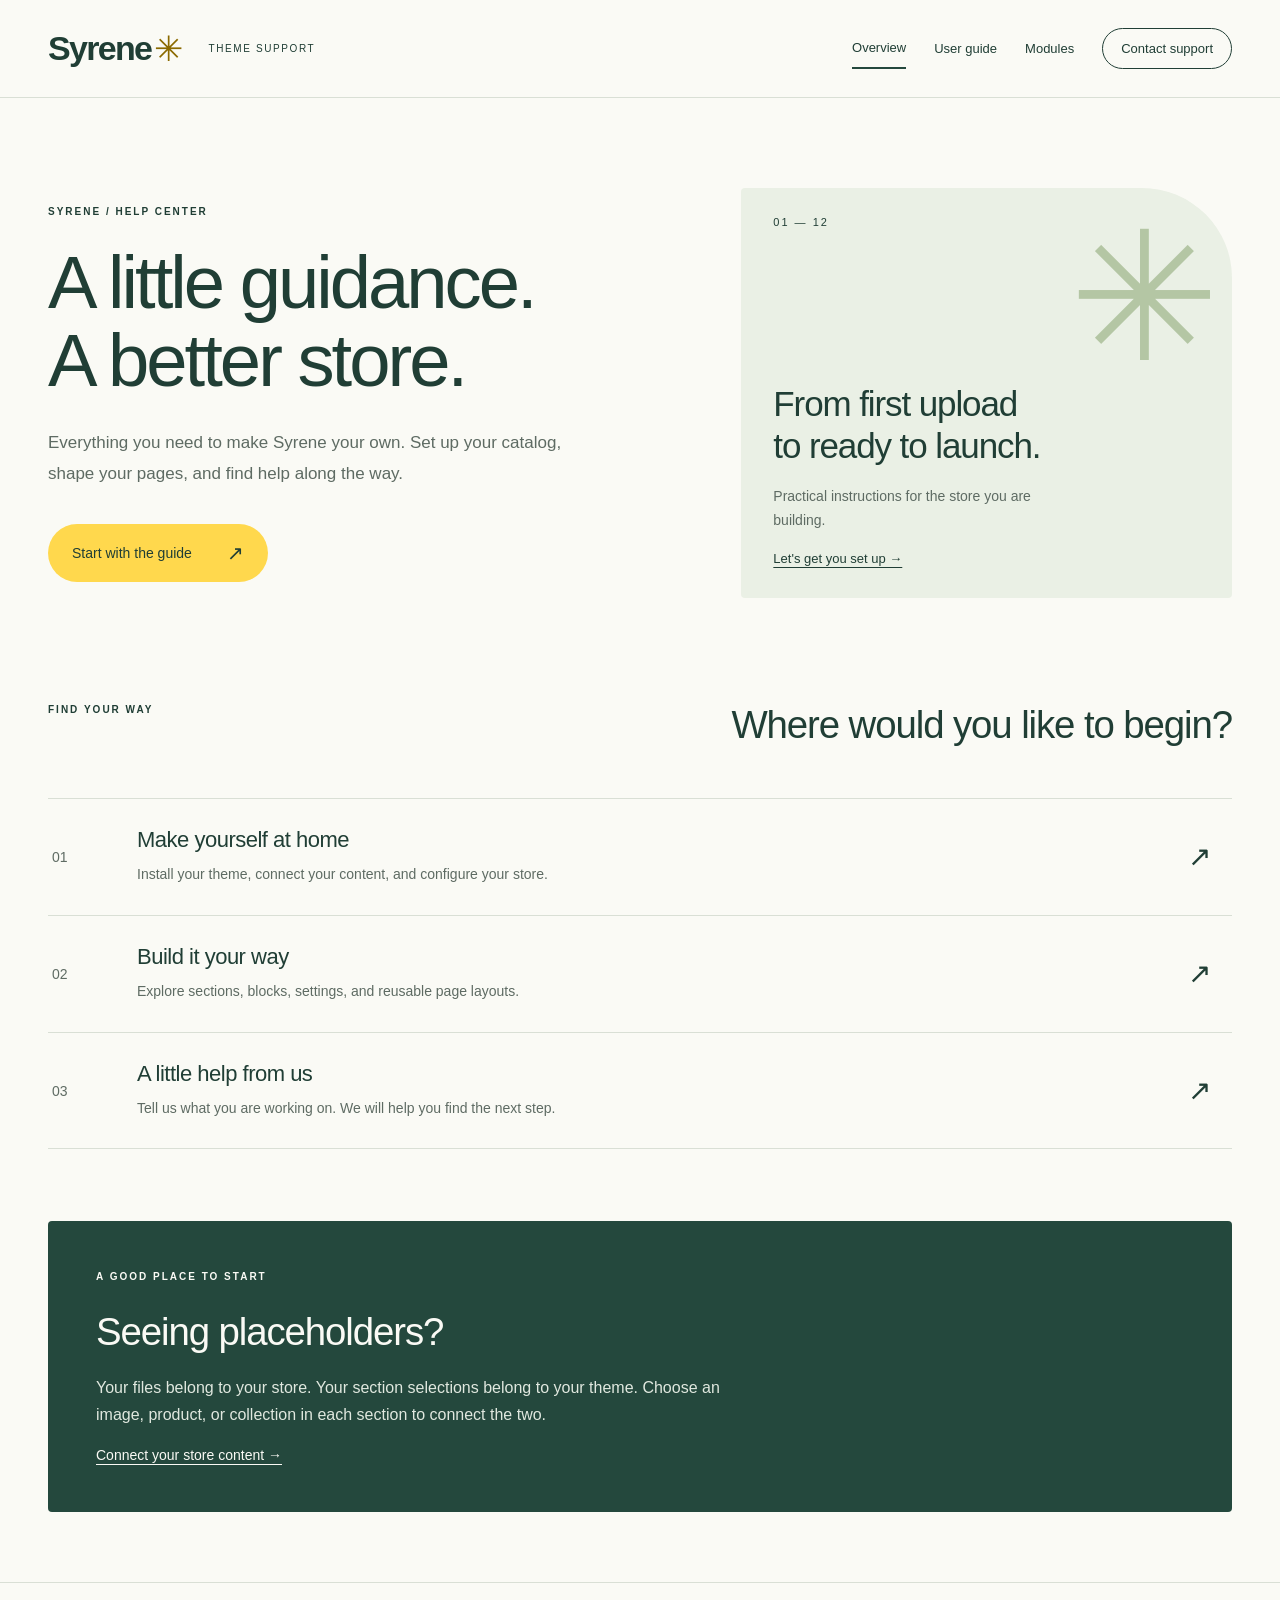
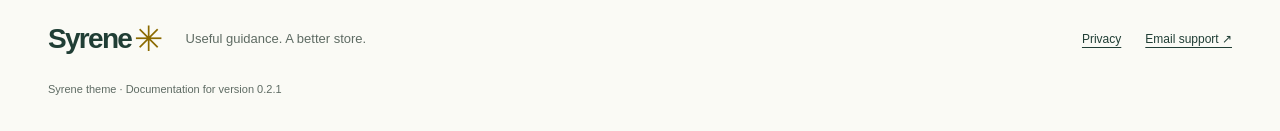
<file: index.html>
<!doctype html><html lang="en"><head><meta charset="utf-8"><meta name="viewport" content="width=device-width,initial-scale=1"><meta name="description" content="Set up and customize your Syrene Shopify theme. Explore the user guide, section reference, and support resources."><meta name="color-scheme" content="light"><title>Help for your everyday store — Syrene</title><link rel="icon" href="./favicon.svg" type="image/svg+xml"><link rel="stylesheet" href="./styles.css"><script src="./site.js" defer></script></head><body><a class="skip" href="#main">Skip to content</a><header><a class="brand" href="./index.html" aria-label="Syrene support home">Syrene<span aria-hidden="true">✳</span><small>THEME SUPPORT</small></a><nav aria-label="Main navigation"><a href="./index.html" aria-current="page">Overview</a><a href="./guide.html" >User guide</a><a href="./modules.html" >Modules</a><a href="./support.html" >Contact support</a></nav></header><main id="main"><section class="hero"><div><p class="eyebrow">SYRENE / HELP CENTER</p><h1>A little guidance.<br>A better store.</h1><p class="lede">Everything you need to make Syrene your own. Set up your catalog, shape your pages, and find help along the way.</p><a class="button yellow" href="./guide.html">Start with the guide <span>↗</span></a></div><aside class="note"><span class="note-number">01 — 12</span><div class="spark" aria-hidden="true">✳</div><h2>From first upload<br>to ready to launch.</h2><p>Practical instructions for the store you are building.</p><a href="./guide.html#chapter-1">Let's get you set up →</a></aside></section><section class="paths"><div class="section-head"><p class="eyebrow">FIND YOUR WAY</p><h2>Where would you like to begin?</h2></div><a class="path" href="./guide.html"><span>01</span><div><h3>Make yourself at home</h3><p>Install your theme, connect your content, and configure your store.</p></div><span aria-hidden="true">↗</span></a><a class="path" href="./modules.html"><span>02</span><div><h3>Build it your way</h3><p>Explore sections, blocks, settings, and reusable page layouts.</p></div><span aria-hidden="true">↗</span></a><a class="path" href="./support.html"><span>03</span><div><h3>A little help from us</h3><p>Tell us what you are working on. We will help you find the next step.</p></div><span aria-hidden="true">↗</span></a></section><section class="tip"><p class="eyebrow">A GOOD PLACE TO START</p><h2>Seeing placeholders?</h2><p>Your files belong to your store. Your section selections belong to your theme. Choose an image, product, or collection in each section to connect the two.</p><a class="text-link" href="./guide.html#chapter-1">Connect your store content →</a></section></main><footer><a class="brand" href="./index.html">Syrene<span aria-hidden="true">✳</span></a><p>Useful guidance. A better store.</p><div><a href="./privacy.html">Privacy</a><a href="mailto:wukaicheng@iadlink.com">Email support ↗</a></div><small>Syrene theme · Documentation for version 0.2.1</small></footer></body></html>
</file>
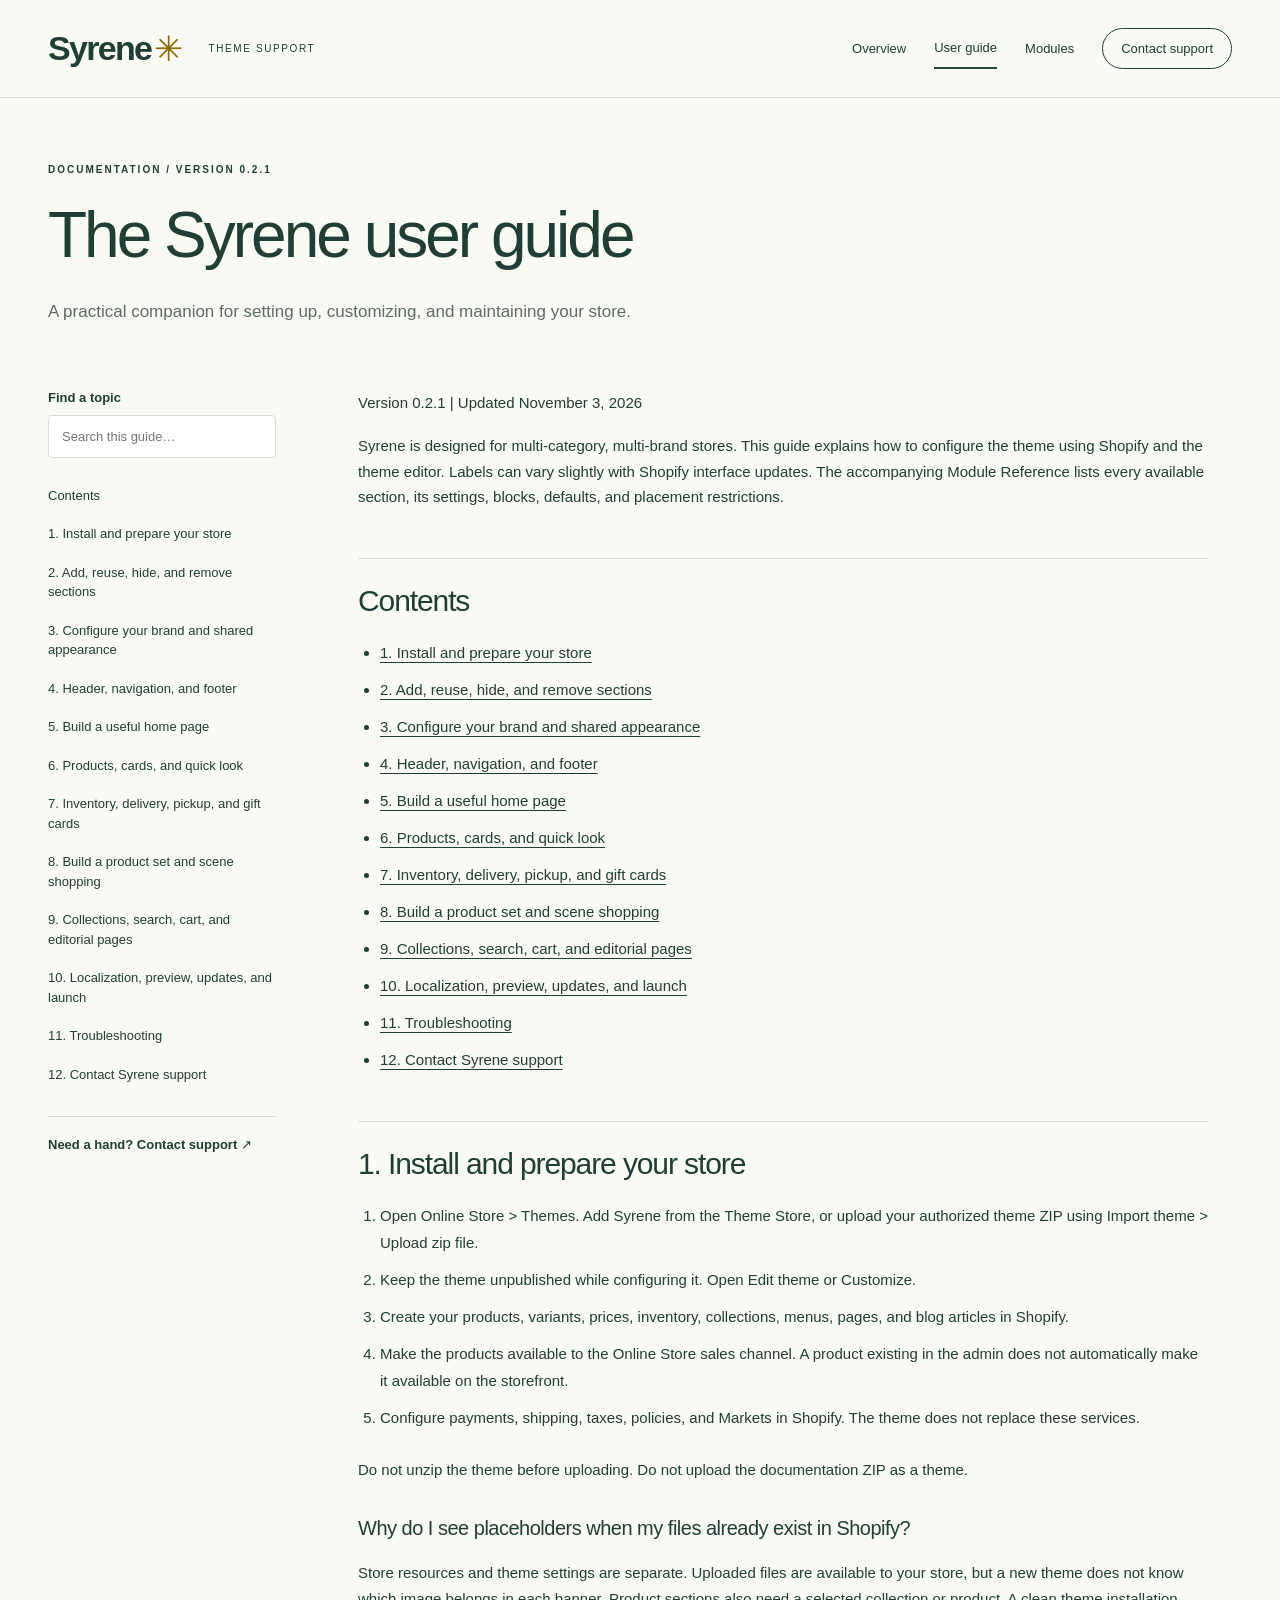
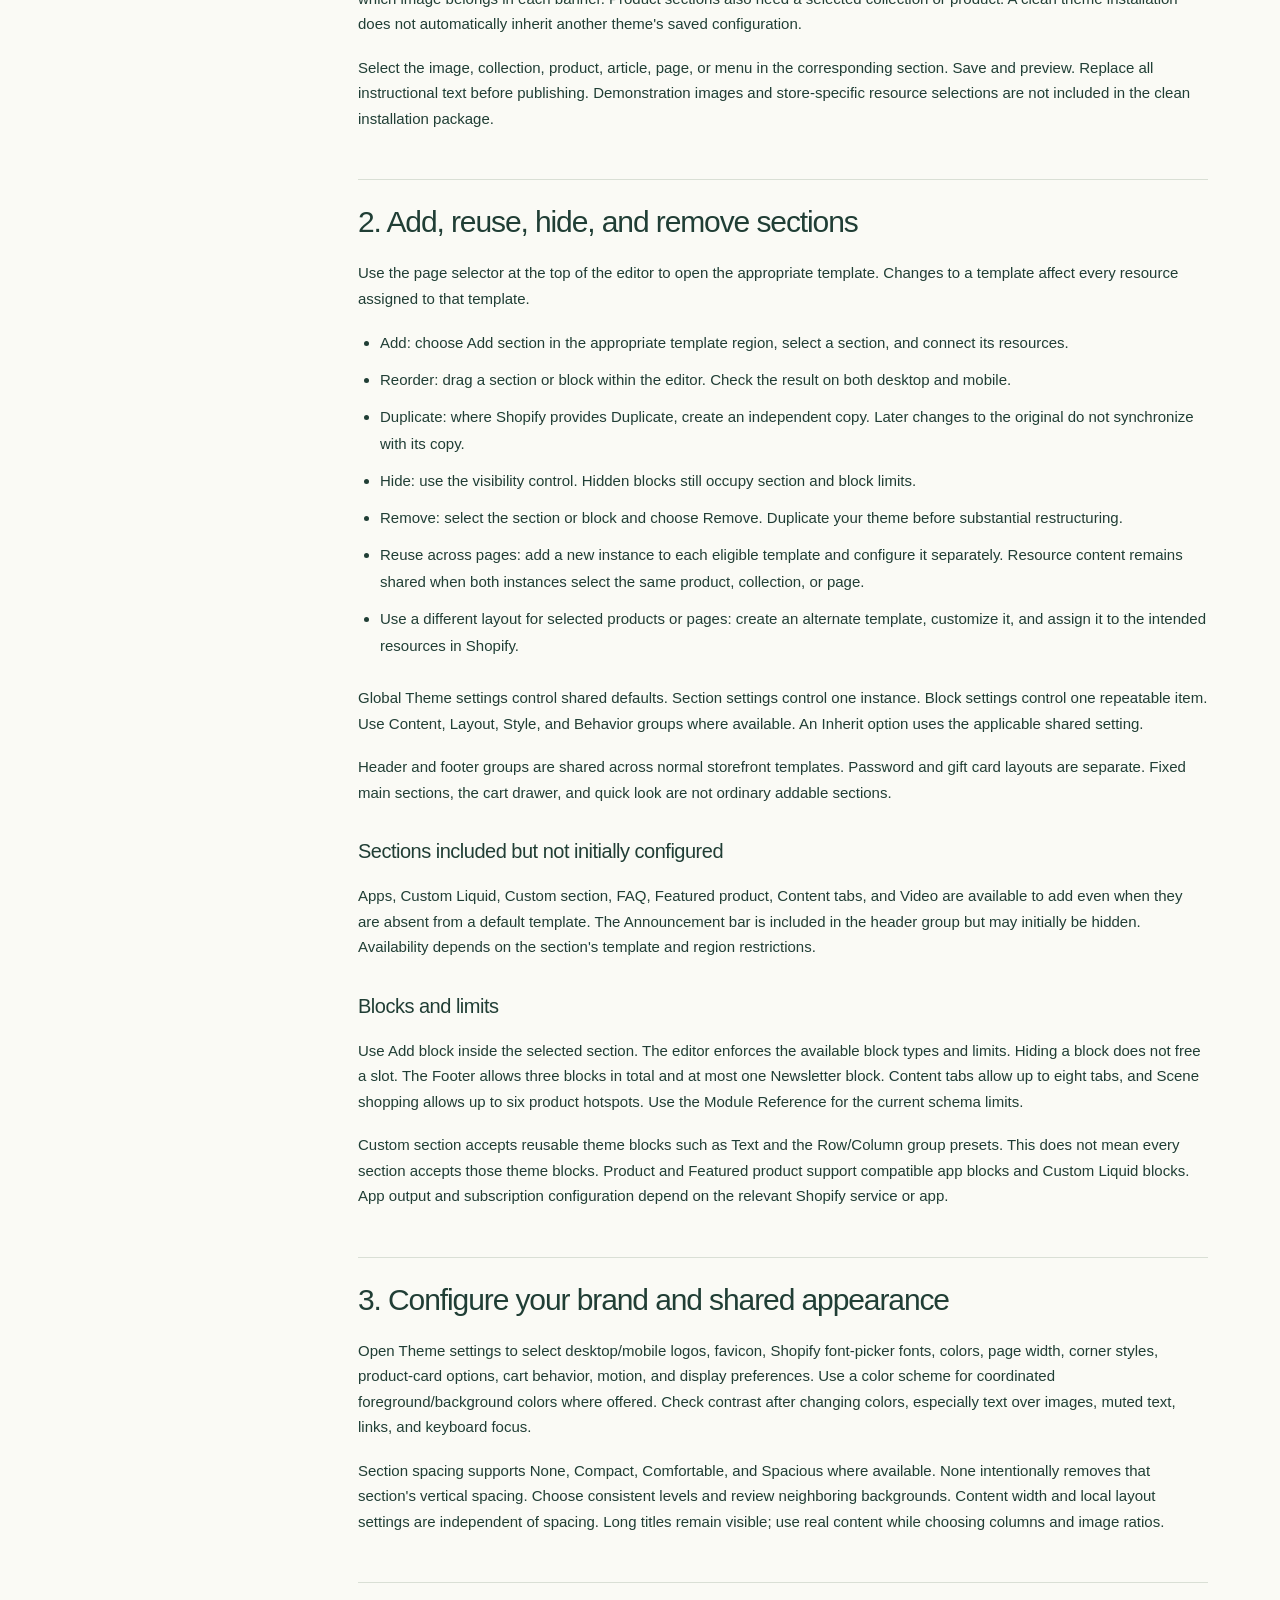
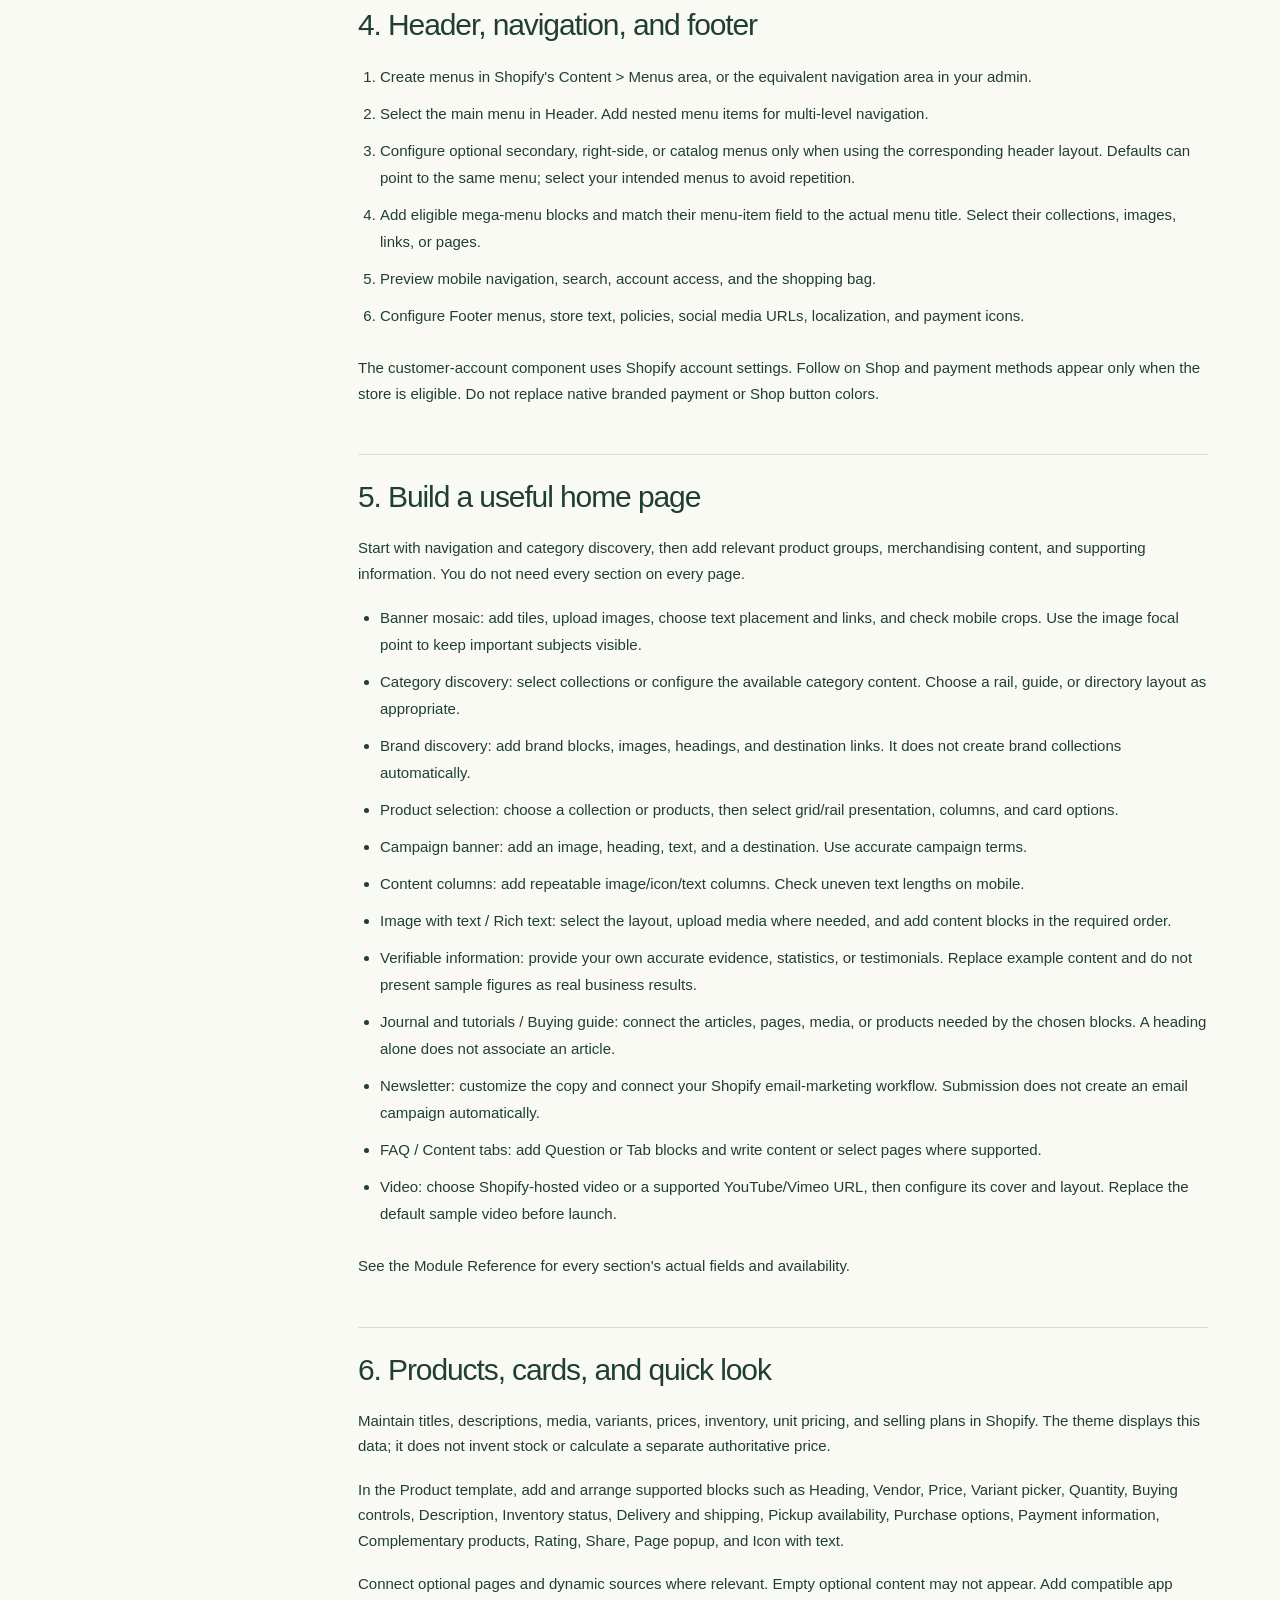
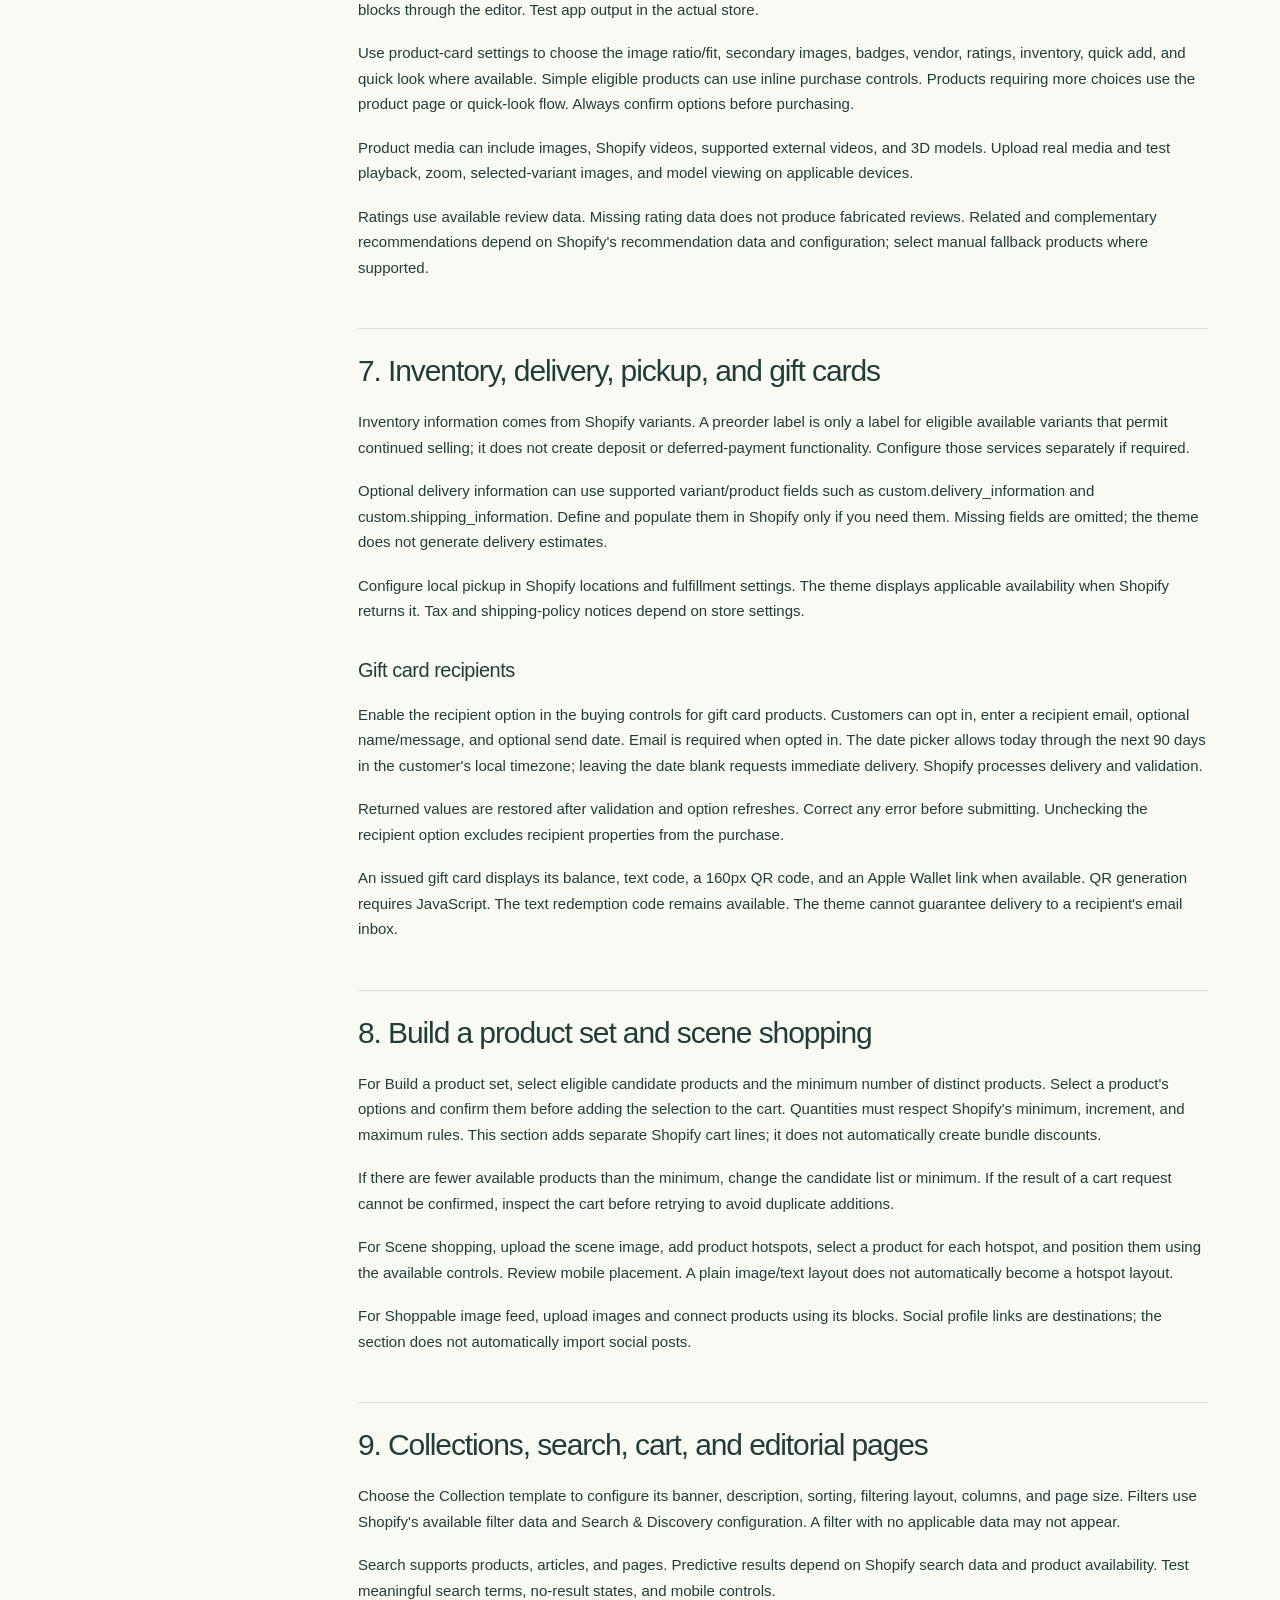
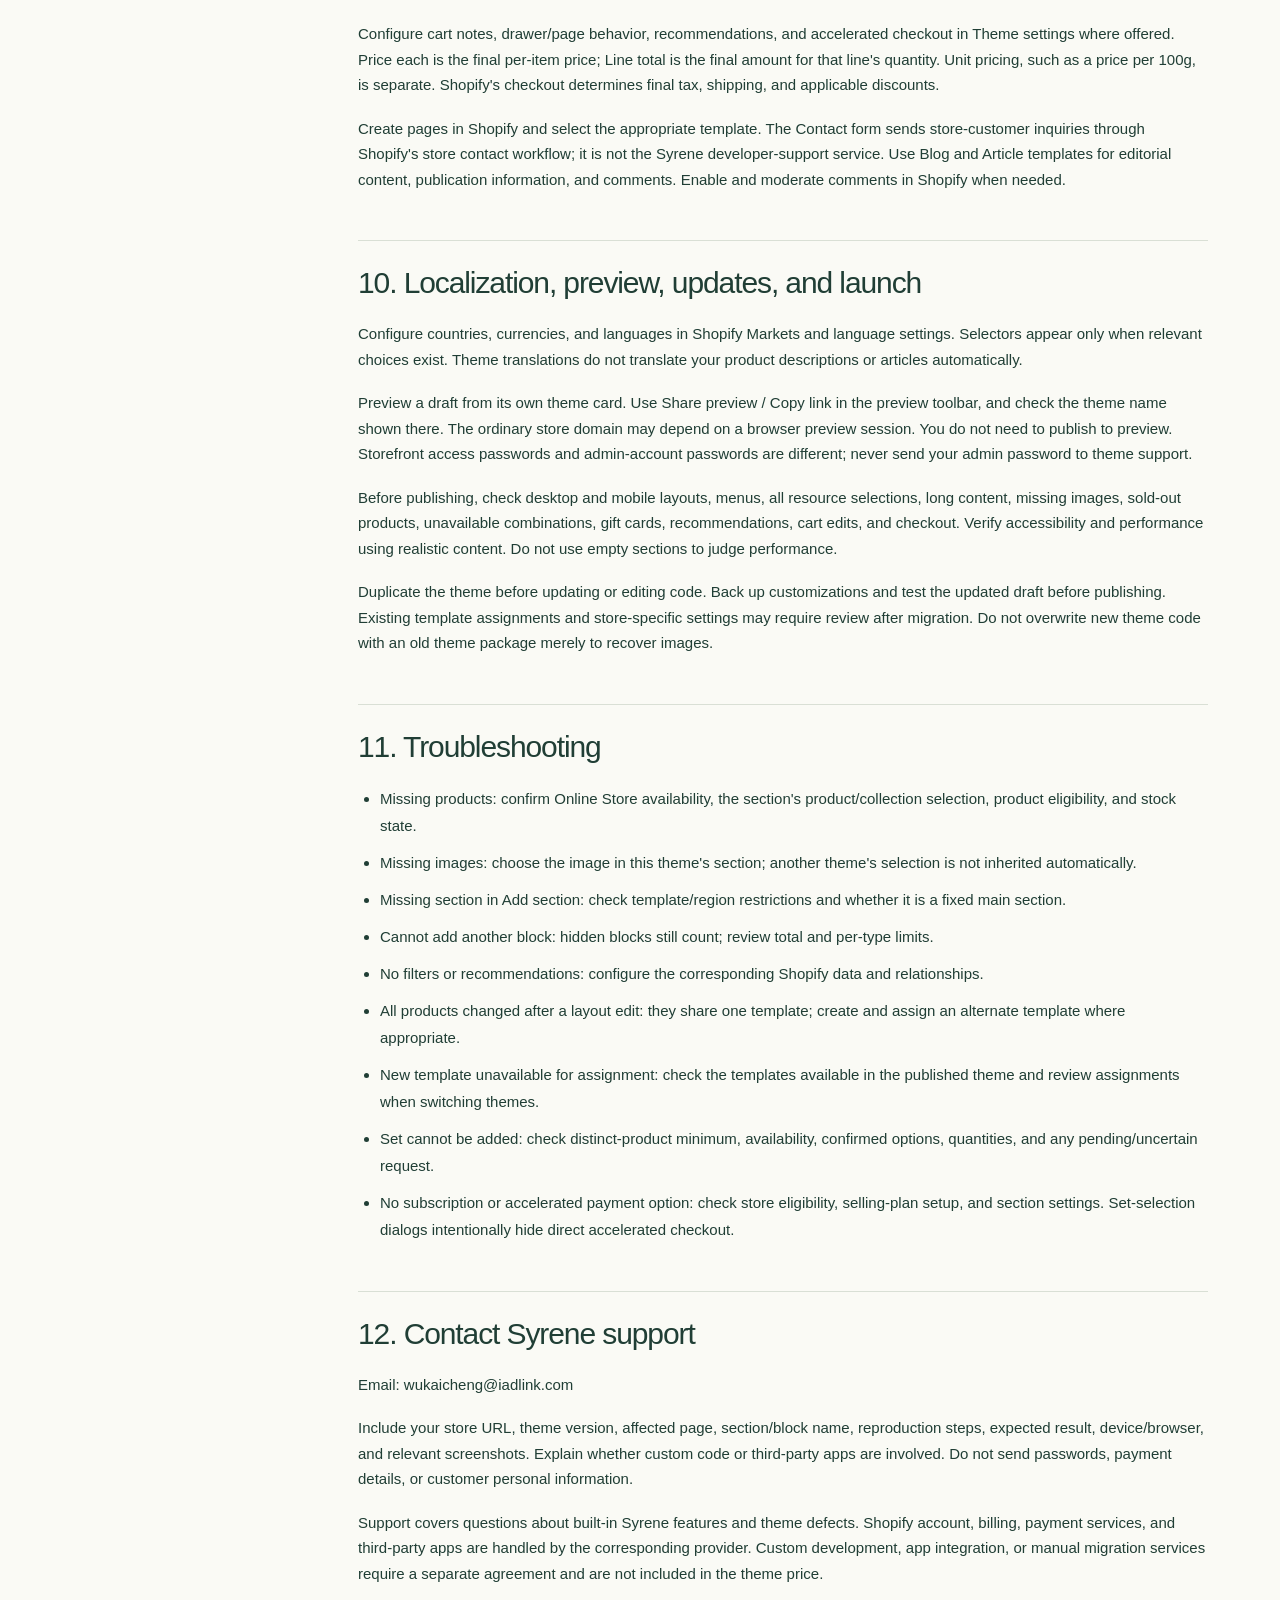
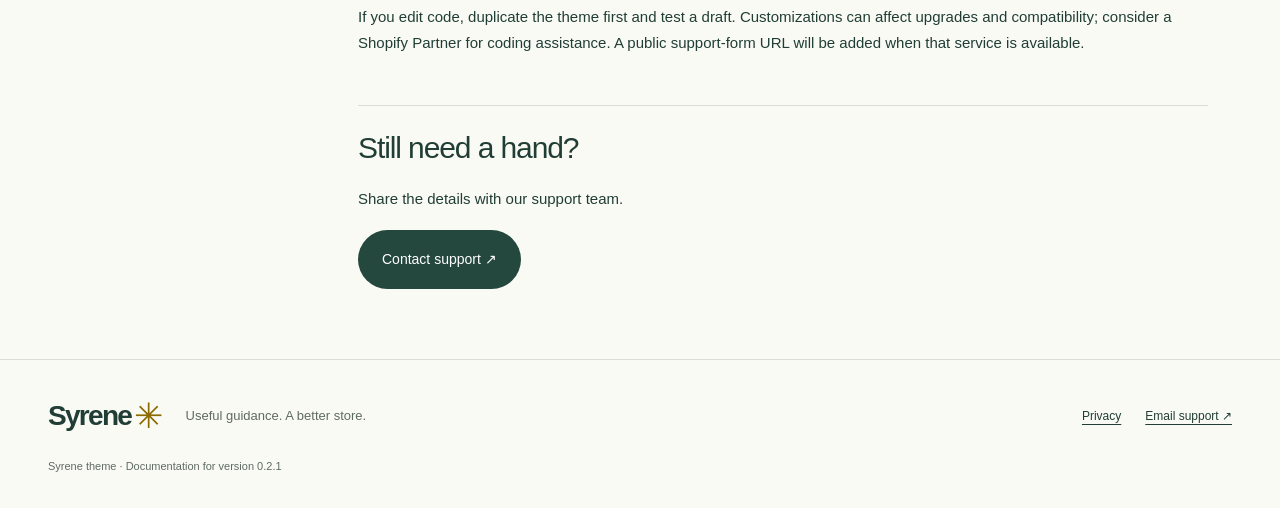
<file: guide.html>
<!doctype html><html lang="en"><head><meta charset="utf-8"><meta name="viewport" content="width=device-width,initial-scale=1"><meta name="description" content="Set up and customize your Syrene Shopify theme. Explore the user guide, section reference, and support resources."><meta name="color-scheme" content="light"><title>The Syrene user guide — Syrene</title><link rel="icon" href="./favicon.svg" type="image/svg+xml"><link rel="stylesheet" href="./styles.css"><script src="./site.js" defer></script></head><body><a class="skip" href="#main">Skip to content</a><header><a class="brand" href="./index.html" aria-label="Syrene support home">Syrene<span aria-hidden="true">✳</span><small>THEME SUPPORT</small></a><nav aria-label="Main navigation"><a href="./index.html" >Overview</a><a href="./guide.html" aria-current="page">User guide</a><a href="./modules.html" >Modules</a><a href="./support.html" >Contact support</a></nav></header><main id="main"><div class="page-heading"><p class="eyebrow">DOCUMENTATION / VERSION 0.2.1</p><h1>The Syrene user guide</h1><p class="lede">A practical companion for setting up, customizing, and maintaining your store.</p></div><div class="docs-layout"><aside class="sidebar"><label for="topic-search">Find a topic</label><input id="topic-search" type="search" placeholder="Search this guide…" autocomplete="off"><nav aria-label="On this page" id="topic-list"><a href="#topic-1">Contents</a><a href="#chapter-1">1. Install and prepare your store</a><a href="#chapter-2">2. Add, reuse, hide, and remove sections</a><a href="#chapter-3">3. Configure your brand and shared appearance</a><a href="#chapter-4">4. Header, navigation, and footer</a><a href="#chapter-5">5. Build a useful home page</a><a href="#chapter-6">6. Products, cards, and quick look</a><a href="#chapter-7">7. Inventory, delivery, pickup, and gift cards</a><a href="#chapter-8">8. Build a product set and scene shopping</a><a href="#chapter-9">9. Collections, search, cart, and editorial pages</a><a href="#chapter-10">10. Localization, preview, updates, and launch</a><a href="#chapter-11">11. Troubleshooting</a><a href="#chapter-12">12. Contact Syrene support</a></nav><p id="search-status" role="status"></p><a class="sidebar-help" href="./support.html">Need a hand? Contact support ↗</a></aside><article class="doc-content">
<p>Version 0.2.1 | Updated November 3, 2026</p>
<p>Syrene is designed for multi-category, multi-brand stores. This guide explains how to configure the theme using Shopify and the theme editor. Labels can vary slightly with Shopify interface updates. The accompanying Module Reference lists every available section, its settings, blocks, defaults, and placement restrictions.</p>
<h2 id="topic-1">Contents</h2>
<ul>
<li><a href="#chapter-1">1. Install and prepare your store</a></li>
<li><a href="#chapter-2">2. Add, reuse, hide, and remove sections</a></li>
<li><a href="#chapter-3">3. Configure your brand and shared appearance</a></li>
<li><a href="#chapter-4">4. Header, navigation, and footer</a></li>
<li><a href="#chapter-5">5. Build a useful home page</a></li>
<li><a href="#chapter-6">6. Products, cards, and quick look</a></li>
<li><a href="#chapter-7">7. Inventory, delivery, pickup, and gift cards</a></li>
<li><a href="#chapter-8">8. Build a product set and scene shopping</a></li>
<li><a href="#chapter-9">9. Collections, search, cart, and editorial pages</a></li>
<li><a href="#chapter-10">10. Localization, preview, updates, and launch</a></li>
<li><a href="#chapter-11">11. Troubleshooting</a></li>
<li><a href="#chapter-12">12. Contact Syrene support</a></li>
</ul>
<h2 id="chapter-1">1. Install and prepare your store</h2>
<ol>
<li>Open Online Store &gt; Themes. Add Syrene from the Theme Store, or upload your authorized theme ZIP using Import theme &gt; Upload zip file.</li>
<li>Keep the theme unpublished while configuring it. Open Edit theme or Customize.</li>
<li>Create your products, variants, prices, inventory, collections, menus, pages, and blog articles in Shopify.</li>
<li>Make the products available to the Online Store sales channel. A product existing in the admin does not automatically make it available on the storefront.</li>
<li>Configure payments, shipping, taxes, policies, and Markets in Shopify. The theme does not replace these services.</li>
</ol>
<p>Do not unzip the theme before uploading. Do not upload the documentation ZIP as a theme.</p>
<h3>Why do I see placeholders when my files already exist in Shopify?</h3>
<p>Store resources and theme settings are separate. Uploaded files are available to your store, but a new theme does not know which image belongs in each banner. Product sections also need a selected collection or product. A clean theme installation does not automatically inherit another theme's saved configuration.</p>
<p>Select the image, collection, product, article, page, or menu in the corresponding section. Save and preview. Replace all instructional text before publishing. Demonstration images and store-specific resource selections are not included in the clean installation package.</p>
<h2 id="chapter-2">2. Add, reuse, hide, and remove sections</h2>
<p>Use the page selector at the top of the editor to open the appropriate template. Changes to a template affect every resource assigned to that template.</p>
<ul>
<li>Add: choose Add section in the appropriate template region, select a section, and connect its resources.</li>
<li>Reorder: drag a section or block within the editor. Check the result on both desktop and mobile.</li>
<li>Duplicate: where Shopify provides Duplicate, create an independent copy. Later changes to the original do not synchronize with its copy.</li>
<li>Hide: use the visibility control. Hidden blocks still occupy section and block limits.</li>
<li>Remove: select the section or block and choose Remove. Duplicate your theme before substantial restructuring.</li>
<li>Reuse across pages: add a new instance to each eligible template and configure it separately. Resource content remains shared when both instances select the same product, collection, or page.</li>
<li>Use a different layout for selected products or pages: create an alternate template, customize it, and assign it to the intended resources in Shopify.</li>
</ul>
<p>Global Theme settings control shared defaults. Section settings control one instance. Block settings control one repeatable item. Use Content, Layout, Style, and Behavior groups where available. An Inherit option uses the applicable shared setting.</p>
<p>Header and footer groups are shared across normal storefront templates. Password and gift card layouts are separate. Fixed main sections, the cart drawer, and quick look are not ordinary addable sections.</p>
<h3>Sections included but not initially configured</h3>
<p>Apps, Custom Liquid, Custom section, FAQ, Featured product, Content tabs, and Video are available to add even when they are absent from a default template. The Announcement bar is included in the header group but may initially be hidden. Availability depends on the section's template and region restrictions.</p>
<h3>Blocks and limits</h3>
<p>Use Add block inside the selected section. The editor enforces the available block types and limits. Hiding a block does not free a slot. The Footer allows three blocks in total and at most one Newsletter block. Content tabs allow up to eight tabs, and Scene shopping allows up to six product hotspots. Use the Module Reference for the current schema limits.</p>
<p>Custom section accepts reusable theme blocks such as Text and the Row/Column group presets. This does not mean every section accepts those theme blocks. Product and Featured product support compatible app blocks and Custom Liquid blocks. App output and subscription configuration depend on the relevant Shopify service or app.</p>
<h2 id="chapter-3">3. Configure your brand and shared appearance</h2>
<p>Open Theme settings to select desktop/mobile logos, favicon, Shopify font-picker fonts, colors, page width, corner styles, product-card options, cart behavior, motion, and display preferences. Use a color scheme for coordinated foreground/background colors where offered. Check contrast after changing colors, especially text over images, muted text, links, and keyboard focus.</p>
<p>Section spacing supports None, Compact, Comfortable, and Spacious where available. None intentionally removes that section's vertical spacing. Choose consistent levels and review neighboring backgrounds. Content width and local layout settings are independent of spacing. Long titles remain visible; use real content while choosing columns and image ratios.</p>
<h2 id="chapter-4">4. Header, navigation, and footer</h2>
<ol>
<li>Create menus in Shopify's Content &gt; Menus area, or the equivalent navigation area in your admin.</li>
<li>Select the main menu in Header. Add nested menu items for multi-level navigation.</li>
<li>Configure optional secondary, right-side, or catalog menus only when using the corresponding header layout. Defaults can point to the same menu; select your intended menus to avoid repetition.</li>
<li>Add eligible mega-menu blocks and match their menu-item field to the actual menu title. Select their collections, images, links, or pages.</li>
<li>Preview mobile navigation, search, account access, and the shopping bag.</li>
<li>Configure Footer menus, store text, policies, social media URLs, localization, and payment icons.</li>
</ol>
<p>The customer-account component uses Shopify account settings. Follow on Shop and payment methods appear only when the store is eligible. Do not replace native branded payment or Shop button colors.</p>
<h2 id="chapter-5">5. Build a useful home page</h2>
<p>Start with navigation and category discovery, then add relevant product groups, merchandising content, and supporting information. You do not need every section on every page.</p>
<ul>
<li>Banner mosaic: add tiles, upload images, choose text placement and links, and check mobile crops. Use the image focal point to keep important subjects visible.</li>
<li>Category discovery: select collections or configure the available category content. Choose a rail, guide, or directory layout as appropriate.</li>
<li>Brand discovery: add brand blocks, images, headings, and destination links. It does not create brand collections automatically.</li>
<li>Product selection: choose a collection or products, then select grid/rail presentation, columns, and card options.</li>
<li>Campaign banner: add an image, heading, text, and a destination. Use accurate campaign terms.</li>
<li>Content columns: add repeatable image/icon/text columns. Check uneven text lengths on mobile.</li>
<li>Image with text / Rich text: select the layout, upload media where needed, and add content blocks in the required order.</li>
<li>Verifiable information: provide your own accurate evidence, statistics, or testimonials. Replace example content and do not present sample figures as real business results.</li>
<li>Journal and tutorials / Buying guide: connect the articles, pages, media, or products needed by the chosen blocks. A heading alone does not associate an article.</li>
<li>Newsletter: customize the copy and connect your Shopify email-marketing workflow. Submission does not create an email campaign automatically.</li>
<li>FAQ / Content tabs: add Question or Tab blocks and write content or select pages where supported.</li>
<li>Video: choose Shopify-hosted video or a supported YouTube/Vimeo URL, then configure its cover and layout. Replace the default sample video before launch.</li>
</ul>
<p>See the Module Reference for every section's actual fields and availability.</p>
<h2 id="chapter-6">6. Products, cards, and quick look</h2>
<p>Maintain titles, descriptions, media, variants, prices, inventory, unit pricing, and selling plans in Shopify. The theme displays this data; it does not invent stock or calculate a separate authoritative price.</p>
<p>In the Product template, add and arrange supported blocks such as Heading, Vendor, Price, Variant picker, Quantity, Buying controls, Description, Inventory status, Delivery and shipping, Pickup availability, Purchase options, Payment information, Complementary products, Rating, Share, Page popup, and Icon with text.</p>
<p>Connect optional pages and dynamic sources where relevant. Empty optional content may not appear. Add compatible app blocks through the editor. Test app output in the actual store.</p>
<p>Use product-card settings to choose the image ratio/fit, secondary images, badges, vendor, ratings, inventory, quick add, and quick look where available. Simple eligible products can use inline purchase controls. Products requiring more choices use the product page or quick-look flow. Always confirm options before purchasing.</p>
<p>Product media can include images, Shopify videos, supported external videos, and 3D models. Upload real media and test playback, zoom, selected-variant images, and model viewing on applicable devices.</p>
<p>Ratings use available review data. Missing rating data does not produce fabricated reviews. Related and complementary recommendations depend on Shopify's recommendation data and configuration; select manual fallback products where supported.</p>
<h2 id="chapter-7">7. Inventory, delivery, pickup, and gift cards</h2>
<p>Inventory information comes from Shopify variants. A preorder label is only a label for eligible available variants that permit continued selling; it does not create deposit or deferred-payment functionality. Configure those services separately if required.</p>
<p>Optional delivery information can use supported variant/product fields such as custom.delivery_information and custom.shipping_information. Define and populate them in Shopify only if you need them. Missing fields are omitted; the theme does not generate delivery estimates.</p>
<p>Configure local pickup in Shopify locations and fulfillment settings. The theme displays applicable availability when Shopify returns it. Tax and shipping-policy notices depend on store settings.</p>
<h3>Gift card recipients</h3>
<p>Enable the recipient option in the buying controls for gift card products. Customers can opt in, enter a recipient email, optional name/message, and optional send date. Email is required when opted in. The date picker allows today through the next 90 days in the customer's local timezone; leaving the date blank requests immediate delivery. Shopify processes delivery and validation.</p>
<p>Returned values are restored after validation and option refreshes. Correct any error before submitting. Unchecking the recipient option excludes recipient properties from the purchase.</p>
<p>An issued gift card displays its balance, text code, a 160px QR code, and an Apple Wallet link when available. QR generation requires JavaScript. The text redemption code remains available. The theme cannot guarantee delivery to a recipient's email inbox.</p>
<h2 id="chapter-8">8. Build a product set and scene shopping</h2>
<p>For Build a product set, select eligible candidate products and the minimum number of distinct products. Select a product's options and confirm them before adding the selection to the cart. Quantities must respect Shopify's minimum, increment, and maximum rules. This section adds separate Shopify cart lines; it does not automatically create bundle discounts.</p>
<p>If there are fewer available products than the minimum, change the candidate list or minimum. If the result of a cart request cannot be confirmed, inspect the cart before retrying to avoid duplicate additions.</p>
<p>For Scene shopping, upload the scene image, add product hotspots, select a product for each hotspot, and position them using the available controls. Review mobile placement. A plain image/text layout does not automatically become a hotspot layout.</p>
<p>For Shoppable image feed, upload images and connect products using its blocks. Social profile links are destinations; the section does not automatically import social posts.</p>
<h2 id="chapter-9">9. Collections, search, cart, and editorial pages</h2>
<p>Choose the Collection template to configure its banner, description, sorting, filtering layout, columns, and page size. Filters use Shopify's available filter data and Search &amp; Discovery configuration. A filter with no applicable data may not appear.</p>
<p>Search supports products, articles, and pages. Predictive results depend on Shopify search data and product availability. Test meaningful search terms, no-result states, and mobile controls.</p>
<p>Configure cart notes, drawer/page behavior, recommendations, and accelerated checkout in Theme settings where offered. Price each is the final per-item price; Line total is the final amount for that line's quantity. Unit pricing, such as a price per 100g, is separate. Shopify's checkout determines final tax, shipping, and applicable discounts.</p>
<p>Create pages in Shopify and select the appropriate template. The Contact form sends store-customer inquiries through Shopify's store contact workflow; it is not the Syrene developer-support service. Use Blog and Article templates for editorial content, publication information, and comments. Enable and moderate comments in Shopify when needed.</p>
<h2 id="chapter-10">10. Localization, preview, updates, and launch</h2>
<p>Configure countries, currencies, and languages in Shopify Markets and language settings. Selectors appear only when relevant choices exist. Theme translations do not translate your product descriptions or articles automatically.</p>
<p>Preview a draft from its own theme card. Use Share preview / Copy link in the preview toolbar, and check the theme name shown there. The ordinary store domain may depend on a browser preview session. You do not need to publish to preview. Storefront access passwords and admin-account passwords are different; never send your admin password to theme support.</p>
<p>Before publishing, check desktop and mobile layouts, menus, all resource selections, long content, missing images, sold-out products, unavailable combinations, gift cards, recommendations, cart edits, and checkout. Verify accessibility and performance using realistic content. Do not use empty sections to judge performance.</p>
<p>Duplicate the theme before updating or editing code. Back up customizations and test the updated draft before publishing. Existing template assignments and store-specific settings may require review after migration. Do not overwrite new theme code with an old theme package merely to recover images.</p>
<h2 id="chapter-11">11. Troubleshooting</h2>
<ul>
<li>Missing products: confirm Online Store availability, the section's product/collection selection, product eligibility, and stock state.</li>
<li>Missing images: choose the image in this theme's section; another theme's selection is not inherited automatically.</li>
<li>Missing section in Add section: check template/region restrictions and whether it is a fixed main section.</li>
<li>Cannot add another block: hidden blocks still count; review total and per-type limits.</li>
<li>No filters or recommendations: configure the corresponding Shopify data and relationships.</li>
<li>All products changed after a layout edit: they share one template; create and assign an alternate template where appropriate.</li>
<li>New template unavailable for assignment: check the templates available in the published theme and review assignments when switching themes.</li>
<li>Set cannot be added: check distinct-product minimum, availability, confirmed options, quantities, and any pending/uncertain request.</li>
<li>No subscription or accelerated payment option: check store eligibility, selling-plan setup, and section settings. Set-selection dialogs intentionally hide direct accelerated checkout.</li>
</ul>
<h2 id="chapter-12">12. Contact Syrene support</h2>
<p>Email: wukaicheng@iadlink.com</p>
<p>Include your store URL, theme version, affected page, section/block name, reproduction steps, expected result, device/browser, and relevant screenshots. Explain whether custom code or third-party apps are involved. Do not send passwords, payment details, or customer personal information.</p>
<p>Support covers questions about built-in Syrene features and theme defects. Shopify account, billing, payment services, and third-party apps are handled by the corresponding provider. Custom development, app integration, or manual migration services require a separate agreement and are not included in the theme price.</p>
<p>If you edit code, duplicate the theme first and test a draft. Customizations can affect upgrades and compatibility; consider a Shopify Partner for coding assistance. A public support-form URL will be added when that service is available.</p><div class="doc-end"><h2>Still need a hand?</h2><p>Share the details with our support team.</p><a class="button" href="./support.html">Contact support ↗</a></div></article></div></main><footer><a class="brand" href="./index.html">Syrene<span aria-hidden="true">✳</span></a><p>Useful guidance. A better store.</p><div><a href="./privacy.html">Privacy</a><a href="mailto:wukaicheng@iadlink.com">Email support ↗</a></div><small>Syrene theme · Documentation for version 0.2.1</small></footer></body></html>
</file>
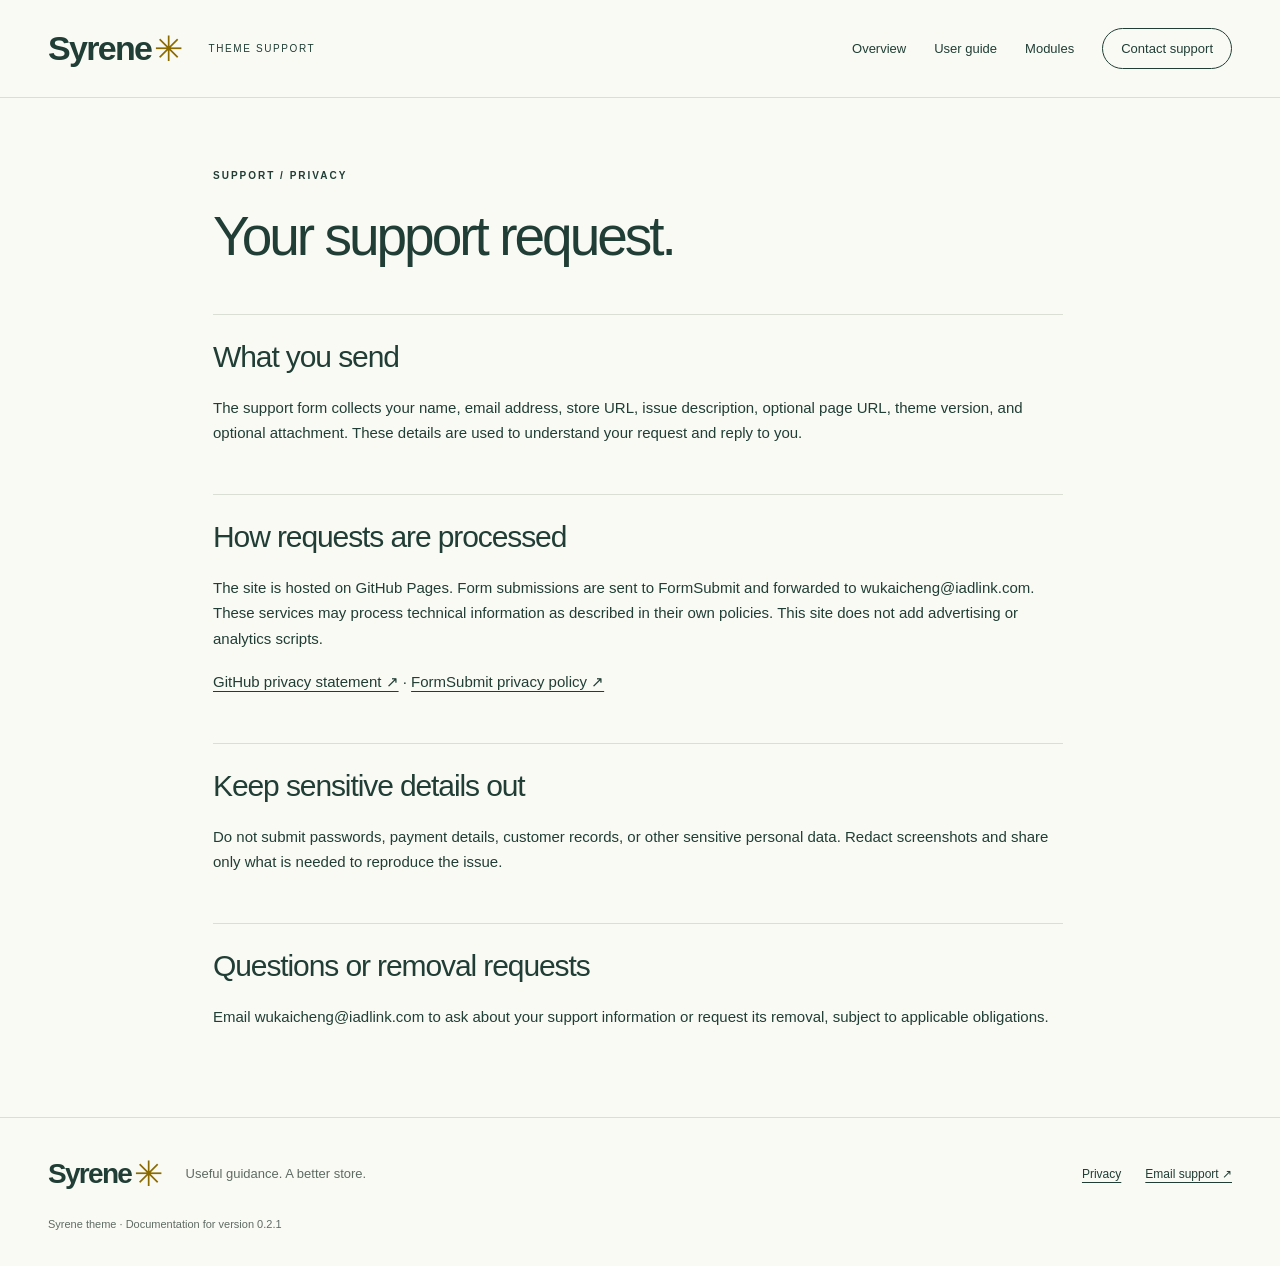
<file: privacy.html>
<!doctype html><html lang="en"><head><meta charset="utf-8"><meta name="viewport" content="width=device-width,initial-scale=1"><meta name="description" content="Set up and customize your Syrene Shopify theme. Explore the user guide, section reference, and support resources."><meta name="color-scheme" content="light"><title>Support privacy notice — Syrene</title><link rel="icon" href="./favicon.svg" type="image/svg+xml"><link rel="stylesheet" href="./styles.css"><script src="./site.js" defer></script></head><body><a class="skip" href="#main">Skip to content</a><header><a class="brand" href="./index.html" aria-label="Syrene support home">Syrene<span aria-hidden="true">✳</span><small>THEME SUPPORT</small></a><nav aria-label="Main navigation"><a href="./index.html" >Overview</a><a href="./guide.html" >User guide</a><a href="./modules.html" >Modules</a><a href="./support.html" >Contact support</a></nav></header><main id="main" class="privacy-page"><p class="eyebrow">SUPPORT / PRIVACY</p><h1>Your support request.</h1><article class="doc-content"><h2>What you send</h2><p>The support form collects your name, email address, store URL, issue description, optional page URL, theme version, and optional attachment. These details are used to understand your request and reply to you.</p><h2>How requests are processed</h2><p>The site is hosted on GitHub Pages. Form submissions are sent to FormSubmit and forwarded to wukaicheng@iadlink.com. These services may process technical information as described in their own policies. This site does not add advertising or analytics scripts.</p><p><a href="https://docs.github.com/en/site-policy/privacy-policies/github-general-privacy-statement" rel="nofollow">GitHub privacy statement ↗</a> · <a href="https://formsubmit.co/privacy.pdf" rel="nofollow">FormSubmit privacy policy ↗</a></p><h2>Keep sensitive details out</h2><p>Do not submit passwords, payment details, customer records, or other sensitive personal data. Redact screenshots and share only what is needed to reproduce the issue.</p><h2>Questions or removal requests</h2><p>Email wukaicheng@iadlink.com to ask about your support information or request its removal, subject to applicable obligations.</p></article></main><footer><a class="brand" href="./index.html">Syrene<span aria-hidden="true">✳</span></a><p>Useful guidance. A better store.</p><div><a href="./privacy.html">Privacy</a><a href="mailto:wukaicheng@iadlink.com">Email support ↗</a></div><small>Syrene theme · Documentation for version 0.2.1</small></footer></body></html>
</file>
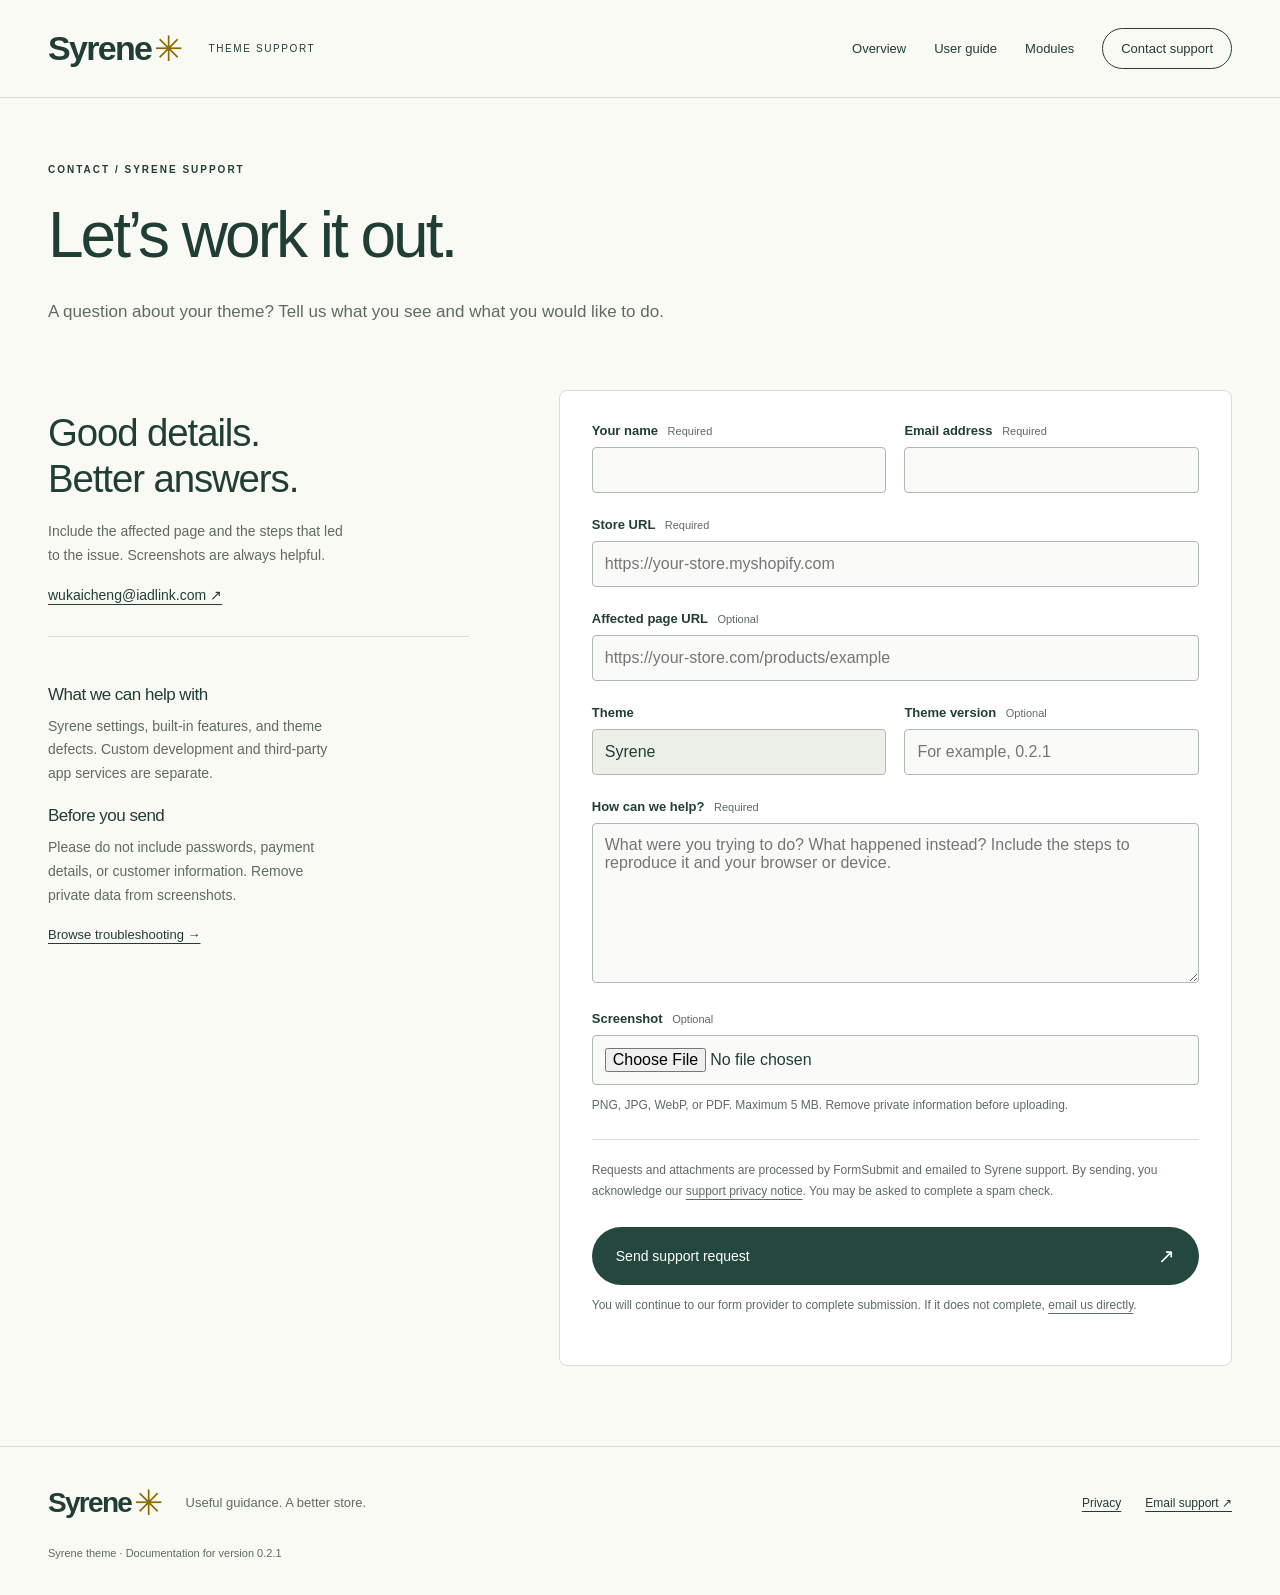
<file: support.html>
<!doctype html><html lang="en"><head><meta charset="utf-8"><meta name="viewport" content="width=device-width,initial-scale=1"><meta name="description" content="Set up and customize your Syrene Shopify theme. Explore the user guide, section reference, and support resources."><meta name="color-scheme" content="light"><title>Let’s work it out — Syrene</title><link rel="icon" href="./favicon.svg" type="image/svg+xml"><link rel="stylesheet" href="./styles.css"><script src="./site.js" defer></script></head><body><a class="skip" href="#main">Skip to content</a><header><a class="brand" href="./index.html" aria-label="Syrene support home">Syrene<span aria-hidden="true">✳</span><small>THEME SUPPORT</small></a><nav aria-label="Main navigation"><a href="./index.html" >Overview</a><a href="./guide.html" >User guide</a><a href="./modules.html" >Modules</a><a href="./support.html" aria-current="page">Contact support</a></nav></header><main id="main"><div class="page-heading"><p class="eyebrow">CONTACT / SYRENE SUPPORT</p><h1>Let’s work it out.</h1><p class="lede">A question about your theme? Tell us what you see and what you would like to do.</p></div><section class="support-layout"><aside class="support-notes"><h2>Good details.<br>Better answers.</h2><p>Include the affected page and the steps that led to the issue. Screenshots are always helpful.</p><a href="mailto:wukaicheng@iadlink.com">wukaicheng@iadlink.com ↗</a><div class="support-scope"><h3>What we can help with</h3><p>Syrene settings, built-in features, and theme defects. Custom development and third-party app services are separate.</p><h3>Before you send</h3><p>Please do not include passwords, payment details, or customer information. Remove private data from screenshots.</p><a href="./guide.html#chapter-11">Browse troubleshooting →</a></div></aside><form class="support-form" action="https://formsubmit.co/wukaicheng@iadlink.com" method="POST" enctype="multipart/form-data"><input type="hidden" name="_subject" value="Syrene theme support request"><input type="hidden" name="_template" value="table"><input type="hidden" name="_autoresponse" value="Thank you for contacting Syrene support. Your request has been received. Please keep a copy of your issue details. If you need to add information, email wukaicheng@iadlink.com."><input class="honeypot" type="text" name="_honey" tabindex="-1" autocomplete="off" aria-hidden="true"><div class="field-row"><div><label for="name">Your name <span>Required</span></label><input id="name" name="name" autocomplete="name" required maxlength="150"></div><div><label for="email">Email address <span>Required</span></label><input id="email" name="email" type="email" autocomplete="email" required maxlength="254"></div></div><label for="store">Store URL <span>Required</span></label><input id="store" name="store_url" type="url" placeholder="https://your-store.myshopify.com" required><label for="page">Affected page URL <span>Optional</span></label><input id="page" name="affected_page" type="url" placeholder="https://your-store.com/products/example"><div class="field-row"><div><label for="theme">Theme</label><input id="theme" name="theme" value="Syrene" readonly></div><div><label for="version">Theme version <span>Optional</span></label><input id="version" name="version" placeholder="For example, 0.2.1" maxlength="40"></div></div><label for="message">How can we help? <span>Required</span></label><textarea id="message" name="message" rows="7" required maxlength="12000" placeholder="What were you trying to do? What happened instead? Include the steps to reproduce it and your browser or device."></textarea><label for="attachment">Screenshot <span>Optional</span></label><input id="attachment" type="file" name="attachment" accept="image/png,image/jpeg,image/webp,application/pdf"><p class="field-help">PNG, JPG, WebP, or PDF. Maximum 5 MB. Remove private information before uploading.</p><p id="file-error" role="alert"></p><p class="privacy-note">Requests and attachments are processed by FormSubmit and emailed to Syrene support. By sending, you acknowledge our <a href="./privacy.html">support privacy notice</a>. You may be asked to complete a spam check.</p><button class="button" type="submit">Send support request <span>↗</span></button><p class="field-help">You will continue to our form provider to complete submission. If it does not complete, <a href="mailto:wukaicheng@iadlink.com">email us directly</a>.</p></form></section></main><footer><a class="brand" href="./index.html">Syrene<span aria-hidden="true">✳</span></a><p>Useful guidance. A better store.</p><div><a href="./privacy.html">Privacy</a><a href="mailto:wukaicheng@iadlink.com">Email support ↗</a></div><small>Syrene theme · Documentation for version 0.2.1</small></footer></body></html>
</file>
<file: styles.css>
:root{--ink:#203e35;--muted:#5e6b63;--paper:#fafaf5;--line:#d9dfd5;--yellow:#ffd84d;--green:#24483d;font-family:Arial,Helvetica,sans-serif;color:var(--ink);background:var(--paper);font-synthesis:none}*{box-sizing:border-box}body{margin:0}a{color:inherit;text-underline-offset:4px}a:hover{text-decoration-thickness:2px}button,input,textarea{font:inherit}button,a,input,textarea{touch-action:manipulation}:focus-visible{outline:3px solid #946b00;outline-offset:4px}[hidden]{display:none!important}.skip{position:absolute;top:-100px;background:var(--yellow);padding:16px;z-index:20}.skip:focus{top:8px}header{max-width:1320px;padding:28px 48px;display:flex;align-items:center;justify-content:space-between;margin:auto;border-bottom:1px solid var(--line);gap:28px}.brand{display:inline-flex;align-items:center;font-size:34px;letter-spacing:-1.7px;font-weight:750;text-decoration:none;gap:3px}.brand span{color:#8b6a00;font-size:35px;font-weight:400}.brand small{font-size:10px;letter-spacing:1.6px;margin-left:24px;font-weight:500}header nav{display:flex;gap:28px;align-items:center}header nav a{font-size:13px;text-decoration:none;padding:12px 0}header nav a[aria-current]{border-bottom:2px solid var(--green)}header nav a:last-child{padding:12px 18px;border:1px solid var(--ink);border-radius:100px}main{max-width:1320px;margin:auto;padding:0 48px}.eyebrow{font-size:10px;letter-spacing:2px;font-weight:700;margin:0 0 24px;line-height:1.6}h1,h2,h3,p{overflow-wrap:break-word}h1{font-size:clamp(42px,5.8vw,80px);font-weight:500;line-height:1.05;letter-spacing:-3px;margin:0 0 28px}h2{font-weight:500;font-size:clamp(27px,3vw,40px);letter-spacing:-1.1px;line-height:1.2;margin:0 0 18px}h3{font-size:22px;font-weight:500;letter-spacing:-.5px;margin:0 0 10px}p{line-height:1.7;margin:0 0 18px}.lede{font-size:17px;line-height:1.8;max-width:530px;color:var(--muted)}.hero{display:grid;grid-template-columns:1.25fr 1fr;gap:80px;padding:90px 0 80px;align-items:center}.hero .lede{margin-bottom:34px}.button{border:0;background:var(--green);color:white;border-radius:100px;display:inline-flex;align-items:center;justify-content:space-between;gap:35px;padding:17px 24px;min-height:52px;text-decoration:none;font-size:14px;cursor:pointer}.button:hover{filter:brightness(.93)}.button span{font-size:20px}.button.yellow{background:var(--yellow);color:var(--ink)}.note{position:relative;min-height:410px;border-radius:4px 90px 4px 4px;background:#eaf0e5;padding:32px;display:flex;flex-direction:column;justify-content:flex-end;overflow:hidden}.note-number{position:absolute;top:28px;font-size:11px;letter-spacing:2px}.spark{font-size:180px;line-height:1;color:#b4c6a4;position:absolute;right:12px;top:20px}.note h2{font-size:35px;z-index:1}.note p{max-width:260px;color:var(--muted);font-size:14px}.note a{font-size:13px}.paths{padding:24px 0 72px}.section-head{display:flex;justify-content:space-between;align-items:start;gap:32px;margin-bottom:32px}.section-head h2{max-width:520px}.path{display:grid;grid-template-columns:65px 1fr 40px;gap:20px;align-items:center;border-top:1px solid var(--line);padding:28px 4px;text-decoration:none}.path:last-child{border-bottom:1px solid var(--line)}.path>span{font-size:14px;color:var(--muted)}.path>span:last-child{font-size:28px;color:var(--ink)}.path p{font-size:14px;margin:0;color:var(--muted)}.path:hover{background:#eff2e9}.tip{background:var(--green);color:var(--paper);padding:48px;border-radius:4px;margin-bottom:70px}.tip p:not(.eyebrow){max-width:650px;color:#e0e8df}.text-link{font-size:14px}.page-heading{padding:64px 0 44px}.page-heading h1{font-size:clamp(40px,5vw,64px)}.page-heading .lede{max-width:660px}.docs-layout{display:grid;grid-template-columns:240px minmax(0,1fr);gap:70px;padding-bottom:70px}.sidebar{align-self:start;position:sticky;top:24px;max-height:calc(100svh - 48px);overflow:auto;padding-right:12px;font-size:13px}.sidebar label{font-weight:700;display:block;margin-bottom:10px}.sidebar input{width:100%;border:1px solid var(--line);padding:13px;background:white;border-radius:4px}.sidebar nav{display:flex;flex-direction:column;margin-top:20px;gap:3px}.sidebar nav a{padding:8px 0;text-decoration:none;line-height:1.5}.sidebar nav a:hover{text-decoration:underline}.sidebar-help{display:block;border-top:1px solid var(--line);padding-top:20px;margin-top:24px;font-weight:700}.doc-content{min-width:0;line-height:1.8;font-size:15px;max-width:850px}.doc-content h2{margin:48px 0 20px;padding-top:24px;border-top:1px solid var(--line);font-size:30px;scroll-margin-top:24px}.doc-content h3{font-size:20px;margin:28px 0 14px}.doc-content ul,.doc-content ol{padding-left:22px;margin:18px 0 26px}.doc-content li{margin:10px 0}.doc-content code{font-size:13px;overflow-wrap:anywhere;background:#edf0e8;padding:2px 5px}.doc-content .syrene-guide-table{overflow:auto;max-width:100%}.doc-content table{border-collapse:collapse;width:100%;font-size:13px;margin:20px 0 28px}.doc-content th,.doc-content td{padding:12px;border:1px solid var(--line);text-align:left;vertical-align:top;min-width:110px}.doc-content th{background:#edf0e8}.doc-end{margin-top:50px}.support-layout{display:grid;grid-template-columns:1fr 1.6fr;gap:90px;padding-bottom:80px}.support-notes{padding-top:20px}.support-notes>p,.support-scope p{font-size:14px;color:var(--muted);max-width:300px}.support-notes>a{font-size:14px}.support-scope{border-top:1px solid var(--line);margin-top:32px;padding-top:28px}.support-scope h3{font-size:17px;margin-top:20px}.support-scope a{font-size:13px}.support-form{background:#fff;border:1px solid var(--line);padding:32px;border-radius:8px;min-width:0}.support-form label{display:block;font-size:13px;font-weight:700;margin:24px 0 9px}.support-form>.field-row:first-of-type label{margin-top:0}.support-form label span{font-weight:400;color:var(--muted);font-size:11px;margin-left:6px}.support-form input:not([type=hidden]),.support-form textarea{width:100%;background:#fafbf8;border:1px solid #aebbb0;border-radius:4px;padding:12px;color:var(--ink);min-height:46px}.support-form textarea{resize:vertical;min-height:160px}.support-form input[readonly]{background:#edf0e8}.field-row{display:grid;grid-template-columns:1fr 1fr;gap:18px}.field-help,.privacy-note{font-size:12px;color:var(--muted);line-height:1.7;margin-top:10px}.privacy-note{border-top:1px solid var(--line);padding-top:20px;margin-top:24px}.support-form .button{margin-top:8px;width:100%}.support-form .honeypot{display:none!important}#file-error{font-size:13px;color:#9e2b16}.privacy-page{max-width:950px;padding-top:70px;padding-bottom:70px}.privacy-page h1{font-size:55px}footer{max-width:1320px;padding:36px 48px;margin:auto;border-top:1px solid var(--line);display:flex;gap:24px;align-items:center;flex-wrap:wrap}footer .brand{font-size:28px}footer p{margin:0;font-size:13px;color:var(--muted)}footer>div{display:flex;gap:24px;margin-left:auto;font-size:12px}footer>small{width:100%;font-size:11px;color:var(--muted)}@media(max-width:950px){header{flex-wrap:wrap}.hero{gap:30px}.docs-layout{gap:30px;grid-template-columns:210px minmax(0,1fr)}.support-layout{gap:35px;grid-template-columns:1fr 1.5fr}.brand small{display:none}}@media(max-width:700px){header{padding:20px 22px;gap:16px}header nav{gap:18px;flex-wrap:wrap}header nav a{font-size:12px}header nav a:last-child{padding:9px 13px}.brand{font-size:30px}main{padding:0 22px}.hero{grid-template-columns:1fr;padding:48px 0;gap:32px}h1{letter-spacing:-2px}.note{min-height:310px;padding:26px}.spark{font-size:140px}.note h2{font-size:29px}.section-head{display:block}.section-head h2{font-size:30px}.path{grid-template-columns:28px 1fr 24px;gap:12px}.path h3{font-size:21px}.tip{padding:30px 24px;margin-bottom:42px}.page-heading{padding:42px 0 24px}.docs-layout,.support-layout{grid-template-columns:1fr;gap:30px}.sidebar{position:static;max-height:none;border-bottom:1px solid var(--line);padding:0 0 24px}.sidebar nav{max-height:200px;overflow:auto}.doc-content h2{font-size:26px}.support-notes{padding:0}.support-scope{margin-top:20px;padding-top:8px}.support-form{padding:22px}.field-row{grid-template-columns:1fr;gap:0}.support-form .field-row>div+div label{margin-top:24px}.support-form input,.support-form textarea{font-size:16px}footer{padding:28px 22px;gap:16px}footer>div{margin-left:0;width:100%}.privacy-page{padding-top:45px;padding-bottom:45px}.privacy-page h1{font-size:42px}}@media(prefers-reduced-motion:no-preference){html{scroll-behavior:smooth}}@media print{header,footer,.sidebar{display:none}.docs-layout{display:block}main{max-width:none;padding:0}.doc-content{max-width:none}.doc-content h2{break-after:avoid}a{color:#000}}
</file>
